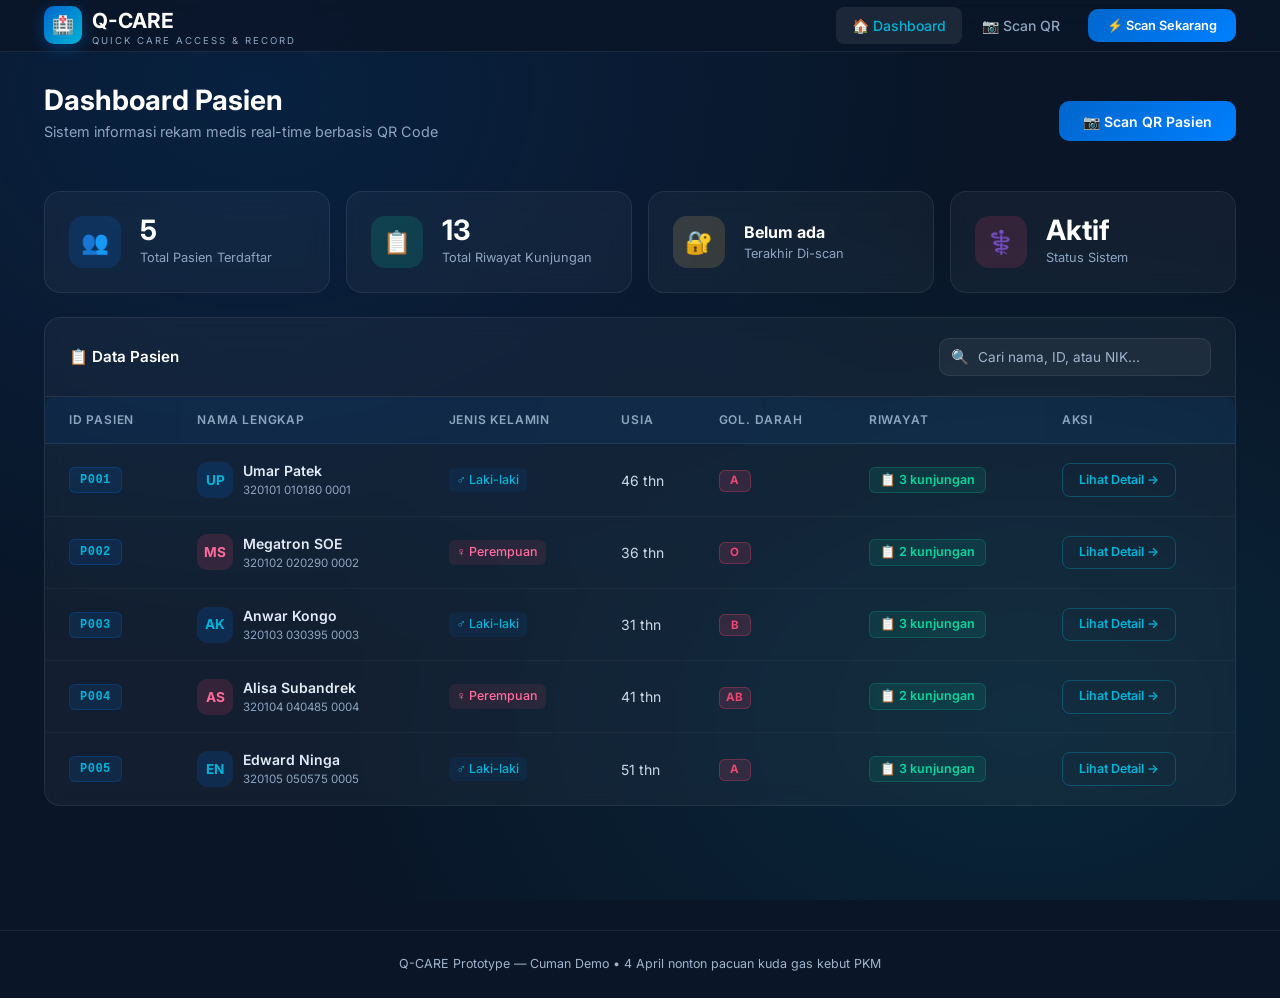
<file: index.html>
<!DOCTYPE html>
<html lang="id">
<head>
  <meta charset="UTF-8" />
  <meta name="viewport" content="width=device-width, initial-scale=1.0" />
  <title>Q-CARE — Dashboard</title>
  <meta name="description" content="Q-CARE Dashboard — Sistem manajemen data pasien berbasis QR Code untuk tenaga medis." />
  <!-- Bootstrap 5 -->
  <link rel="stylesheet" href="https://cdn.jsdelivr.net/npm/bootstrap@5.3.2/dist/css/bootstrap.min.css" />
  <!-- Custom CSS -->
  <link rel="stylesheet" href="css/style.css" />
</head>
<body data-page="dashboard">

  <!-- Navbar -->
  <nav class="qcare-navbar navbar navbar-expand-md">
    <div class="container-fluid">
      <a class="navbar-brand" href="index.html" id="nav-brand-home">
        <div class="brand-icon">🏥</div>
        <div class="brand-text">
          Q-CARE
          <span>Quick Care Access & Record</span>
        </div>
      </a>

      <button class="navbar-toggler bg-transparent border-0" type="button"
        data-bs-toggle="collapse" data-bs-target="#navMenu"
        aria-label="Toggle navigation">
        <span style="color:var(--text-light);font-size:1.4rem;">☰</span>
      </button>

      <div class="collapse navbar-collapse" id="navMenu">
        <ul class="navbar-nav ms-auto align-items-md-center gap-1">
          <li class="nav-item">
            <a class="nav-link-btn active" href="index.html" id="nav-dashboard">🏠 Dashboard</a>
          </li>
          <li class="nav-item">
            <a class="nav-link-btn" href="scan.html" id="nav-scan">📷 Scan QR</a>
          </li>
          <li class="nav-item" style="margin-left:8px;">
            <a class="btn-primary-custom" href="scan.html" id="nav-scan-btn" style="padding:0.45rem 1.2rem;font-size:0.8rem;">
              ⚡ Scan Sekarang
            </a>
          </li>
        </ul>
      </div>
    </div>
  </nav>

  <!-- Main -->
  <main class="main-content">
    <div class="container-xxl">

      <!-- Page Header -->
      <div class="page-header d-flex align-items-center justify-content-between flex-wrap gap-3">
        <div>
          <h1 class="page-title">Dashboard Pasien</h1>
          <p class="page-subtitle">Sistem informasi rekam medis real-time berbasis QR Code</p>
        </div>
        <a href="scan.html" class="btn-primary-custom" id="header-scan-btn">
          📷 Scan QR Pasien
        </a>
      </div>

      <!-- Stat Cards -->
      <div class="row g-3 mb-4">
        <div class="col-12 col-sm-6 col-lg-3">
          <div class="stat-card">
            <div class="stat-icon blue">👥</div>
            <div class="stat-info">
              <div class="stat-value" id="stat-total-pasien">—</div>
              <div class="stat-label">Total Pasien Terdaftar</div>
            </div>
          </div>
        </div>
        <div class="col-12 col-sm-6 col-lg-3">
          <div class="stat-card">
            <div class="stat-icon green">📋</div>
            <div class="stat-info">
              <div class="stat-value" id="stat-total-riwayat">—</div>
              <div class="stat-label">Total Riwayat Kunjungan</div>
            </div>
          </div>
        </div>
        <div class="col-12 col-sm-6 col-lg-3">
          <div class="stat-card">
            <div class="stat-icon orange">🔐</div>
            <div class="stat-info">
              <div class="stat-value" style="font-size:1rem;margin-top:4px;" id="stat-last-scan">Belum ada</div>
              <div class="stat-label">Terakhir Di-scan</div>
            </div>
          </div>
        </div>
        <div class="col-12 col-sm-6 col-lg-3">
          <div class="stat-card">
            <div class="stat-icon red">⚕️</div>
            <div class="stat-info">
              <div class="stat-value">Aktif</div>
              <div class="stat-label">Status Sistem</div>
            </div>
          </div>
        </div>
      </div>

      <!-- Patient Table Card -->
      <div class="glass-card">
        <div class="card-header-custom">
          <h5>📋 Data Pasien</h5>
          <div class="search-wrapper">
            <span class="icon">🔍</span>
            <input type="text" class="search-input" id="search-input"
              placeholder="Cari nama, ID, atau NIK..." autocomplete="off"
              aria-label="Cari pasien" />
          </div>
        </div>

        <div style="overflow-x:auto;">
          <table class="qcare-table" role="table" aria-label="Tabel data pasien">
            <thead>
              <tr>
                <th>ID Pasien</th>
                <th>Nama Lengkap</th>
                <th>Jenis Kelamin</th>
                <th>Usia</th>
                <th>Gol. Darah</th>
                <th>Riwayat</th>
                <th>Aksi</th>
              </tr>
            </thead>
            <tbody id="patient-tbody">
              <!-- Rendered by JS -->
              <tr>
                <td colspan="7" style="text-align:center;padding:2rem;color:var(--text-muted);">
                  <div class="loading-skeleton" style="height:20px;width:60%;margin:0 auto;"></div>
                </td>
              </tr>
            </tbody>
          </table>
        </div>
      </div>

    </div>
  </main>

  <!-- Footer -->
  <footer class="qcare-footer">
    Q-CARE Prototype &mdash; Cuman Demo &bull; 4 April nonton pacuan kuda gas kebut PKM
  </footer>

  <!-- Scripts -->
  <script src="https://cdn.jsdelivr.net/npm/bootstrap@5.3.2/dist/js/bootstrap.bundle.min.js"></script>
  <script src="js/data.js"></script>
  <script src="js/utils.js"></script>
  <script src="js/app.js"></script>
</body>
</html>
</file>
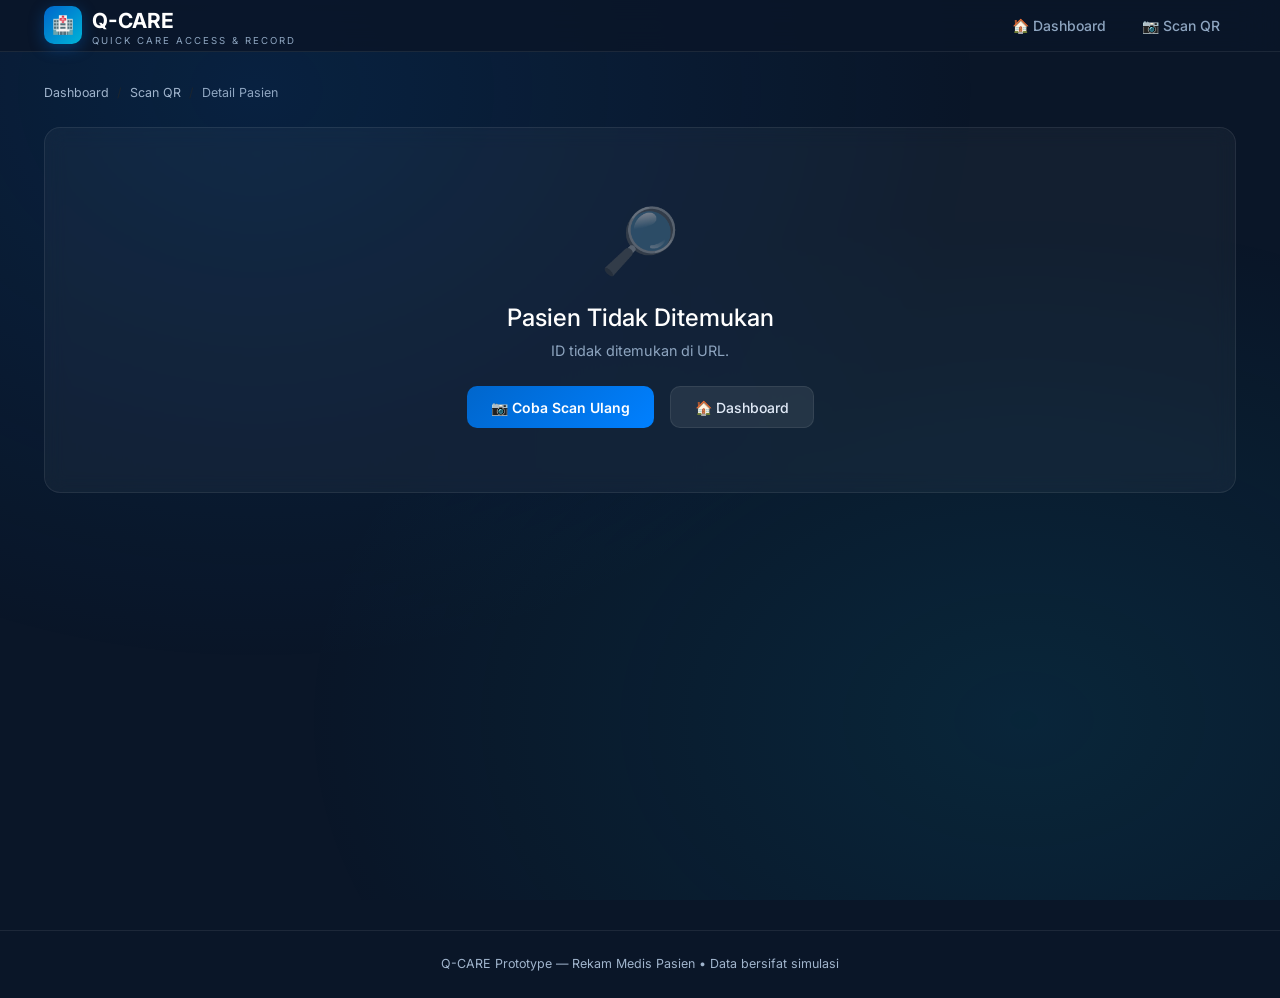
<file: patient.html>
<!DOCTYPE html>
<html lang="id">
<head>
  <meta charset="UTF-8" />
  <meta name="viewport" content="width=device-width, initial-scale=1.0" />
  <title>Q-CARE — Detail Pasien</title>
  <meta name="description" content="Q-CARE — Tampilkan data identitas dan riwayat medis pasien." />
  <link rel="stylesheet" href="https://cdn.jsdelivr.net/npm/bootstrap@5.3.2/dist/css/bootstrap.min.css" />
  <link rel="stylesheet" href="css/style.css" />
</head>
<body data-page="patient">

  <!-- Navbar -->
  <nav class="qcare-navbar navbar navbar-expand-md">
    <div class="container-fluid">
      <a class="navbar-brand" href="index.html" id="nav-brand-patient">
        <div class="brand-icon">🏥</div>
        <div class="brand-text">
          Q-CARE
          <span>Quick Care Access & Record</span>
        </div>
      </a>

      <button class="navbar-toggler bg-transparent border-0" type="button"
        data-bs-toggle="collapse" data-bs-target="#navMenu"
        aria-label="Toggle navigation">
        <span style="color:var(--text-light);font-size:1.4rem;">☰</span>
      </button>

      <div class="collapse navbar-collapse" id="navMenu">
        <ul class="navbar-nav ms-auto align-items-md-center gap-1">
          <li class="nav-item">
            <a class="nav-link-btn" href="index.html" id="nav-dashboard-p">🏠 Dashboard</a>
          </li>
          <li class="nav-item">
            <a class="nav-link-btn" href="scan.html" id="nav-scan-p">📷 Scan QR</a>
          </li>
        </ul>
      </div>
    </div>
  </nav>

  <!-- Main -->
  <main class="main-content">
    <div class="container-xxl">

      <!-- Breadcrumb -->
      <nav aria-label="breadcrumb" style="margin-bottom:1.5rem;">
        <ol class="breadcrumb" style="background:none;padding:0;margin:0;font-size:0.78rem;">
          <li class="breadcrumb-item"><a href="index.html" style="color:var(--text-muted);text-decoration:none;">Dashboard</a></li>
          <li class="breadcrumb-item"><a href="scan.html" style="color:var(--text-muted);text-decoration:none;">Scan QR</a></li>
          <li class="breadcrumb-item active" style="color:var(--text-light);">Detail Pasien</li>
        </ol>
      </nav>

      <!-- Loading Skeleton -->
      <div id="patient-loading">
        <div class="glass-card" style="padding:2rem;margin-bottom:1.5rem;">
          <div class="loading-skeleton" style="height:24px;width:40%;margin-bottom:1rem;"></div>
          <div class="loading-skeleton" style="height:16px;width:60%;margin-bottom:0.75rem;"></div>
          <div class="loading-skeleton" style="height:16px;width:50%;"></div>
        </div>
        <div class="glass-card" style="padding:2rem;">
          <div class="loading-skeleton" style="height:200px;width:100%;"></div>
        </div>
      </div>

      <!-- Not Found -->
      <div id="patient-not-found" class="glass-card hidden">
        <div class="not-found-box">
          <div class="icon">🔎</div>
          <h4>Pasien Tidak Ditemukan</h4>
          <p id="not-found-msg">ID pasien tidak terdaftar dalam sistem.</p>
          <div class="d-flex gap-3 justify-content-center flex-wrap">
            <a href="scan.html" class="btn-primary-custom" id="btn-try-again">📷 Coba Scan Ulang</a>
            <a href="index.html" class="btn-secondary-custom" id="btn-back-home">🏠 Dashboard</a>
          </div>
        </div>
      </div>

      <!-- Patient Detail -->
      <div id="patient-detail" class="hidden fade-in">

        <!-- Header Section -->
        <div class="glass-card mb-4">
          <div class="card-body-custom">
            <div class="d-flex align-items-start gap-3 flex-wrap">
              <div id="detail-avatar" class="patient-avatar male"
                style="width:56px;height:56px;font-size:1.3rem;border-radius:14px;display:flex;align-items:center;justify-content:center;font-weight:700;">
                ?
              </div>
              <div style="flex:1;">
                <div style="display:flex;align-items:center;gap:10px;flex-wrap:wrap;margin-bottom:0.25rem;">
                  <h1 style="font-size:1.4rem;font-weight:700;color:#fff;margin:0;" id="detail-nama">—</h1>
                  <span class="patient-id-badge" id="detail-id">—</span>
                </div>
                <div style="color:var(--text-light);font-size:0.85rem;">
                  NIK: <span id="detail-nik" style="font-family:'Courier New',monospace;color:#E2EBF8;">—</span>
                </div>
              </div>
              <div class="d-flex gap-2 flex-wrap">
                <a href="scan.html" class="btn-secondary-custom" id="btn-scan-again" style="font-size:0.8rem;padding:0.5rem 1rem;">
                  📷 Scan Lain
                </a>
                <button class="btn-success-custom" id="btn-kirim-dokter"
                  data-bs-toggle="modal" data-bs-target="#sendModal"
                  aria-label="Kirim data ke dokter">
                  📨 Kirim ke Dokter
                </button>
              </div>
            </div>
          </div>
        </div>

        <!-- Info Grid -->
        <div class="row g-4 mb-4">
          <div class="col-12 col-lg-5">
            <div class="glass-card h-100">
              <div class="card-header-custom">
                <h5>🪪 Data Identitas</h5>
              </div>
              <div class="card-body-custom">
                <div class="detail-info-grid">
                  <div class="info-item">
                    <span class="info-label">Tanggal Lahir</span>
                    <span class="info-value" id="detail-tgl-lahir">—</span>
                  </div>
                  <div class="info-item">
                    <span class="info-label">Usia</span>
                    <span class="info-value" id="detail-usia">—</span>
                  </div>
                  <div class="info-item">
                    <span class="info-label">Jenis Kelamin</span>
                    <span class="info-value" id="detail-jk">—</span>
                  </div>
                  <div class="info-item">
                    <span class="info-label">Gol. Darah</span>
                    <span class="info-value" id="detail-gol-darah">—</span>
                  </div>
                  <div class="info-item" style="grid-column: 1/-1;">
                    <span class="info-label">Alamat</span>
                    <span class="info-value" id="detail-alamat">—</span>
                  </div>
                  <div class="info-item">
                    <span class="info-label">No. Telepon</span>
                    <span class="info-value" id="detail-telp">—</span>
                  </div>
                  <div class="info-item">
                    <span class="info-label">No. BPJS</span>
                    <span class="info-value" id="detail-bpjs" style="font-family:'Courier New',monospace;font-size:0.82rem;">—</span>
                  </div>
                </div>
              </div>
            </div>
          </div>

          <!-- Riwayat Medis -->
          <div class="col-12 col-lg-7">
            <div class="glass-card h-100">
              <div class="card-header-custom">
                <h5>📋 Riwayat Medis</h5>
                <span class="history-count" id="history-count">0 kunjungan</span>
              </div>
              <div style="overflow-x:auto;">
                <table class="history-table" role="table" aria-label="Riwayat medis pasien">
                  <thead>
                    <tr>
                      <th>Tanggal</th>
                      <th>Diagnosa</th>
                      <th>Tindakan</th>
                      <th>Dokter</th>
                    </tr>
                  </thead>
                  <tbody id="history-tbody">
                    <!-- Rendered by JS -->
                  </tbody>
                </table>
              </div>
            </div>
          </div>
        </div>

        <!-- Back Button -->
        <div class="d-flex gap-3 flex-wrap">
          <a href="index.html" class="btn-secondary-custom" id="btn-back-dashboard">
            ← Dashboard
          </a>
          <a href="scan.html" class="btn-secondary-custom" id="btn-back-scan">
            📷 Scan Lagi
          </a>
        </div>

      </div><!-- /patient-detail -->

    </div>
  </main>

  <footer class="qcare-footer">
    Q-CARE Prototype &mdash; Rekam Medis Pasien &bull; Data bersifat simulasi
  </footer>

  <!-- ======================= -->
  <!-- Send to Doctor Modal    -->
  <!-- ======================= -->
  <div class="modal fade" id="sendModal" tabindex="-1" aria-labelledby="sendModalLabel" aria-modal="true" role="dialog">
    <div class="modal-dialog modal-dialog-centered">
      <div class="modal-content">
        <div class="modal-header">
          <h5 class="modal-title" id="sendModalLabel">📨 Konfirmasi Pengiriman Data</h5>
          <button type="button" class="btn-close" data-bs-dismiss="modal" aria-label="Tutup"></button>
        </div>
        <div class="modal-body">
          <div class="confirm-icon">📤</div>
          <p style="text-align:center;color:var(--text-light);font-size:0.875rem;margin-bottom:1.25rem;">
            Data rekam medis pasien akan dikirimkan ke dokter yang bertugas.
          </p>
          <div class="confirm-info-box">
            <div class="confirm-info-row">
              <span class="ci-label">Nama Pasien</span>
              <span class="ci-value" id="modal-nama">—</span>
            </div>
            <div class="confirm-info-row">
              <span class="ci-label">ID Pasien</span>
              <span class="ci-value" id="modal-id">—</span>
            </div>
            <div class="confirm-info-row">
              <span class="ci-label">NIK</span>
              <span class="ci-value" id="modal-nik" style="font-family:'Courier New',monospace;font-size:0.8rem;">—</span>
            </div>
            <div class="confirm-info-row">
              <span class="ci-label">Jumlah Riwayat</span>
              <span class="ci-value" id="modal-riwayat-count">—</span>
            </div>
            <div class="confirm-info-row">
              <span class="ci-label">Waktu Pengiriman</span>
              <span class="ci-value" id="modal-timestamp" style="font-size:0.8rem;">—</span>
            </div>
          </div>
        </div>
        <div class="modal-footer">
          <button type="button" class="btn-secondary-custom" data-bs-dismiss="modal" id="btn-cancel-send">
            Batal
          </button>
          <button type="button" class="btn-success-custom" id="btn-confirm-send">
            ✅ Ya, Kirim Sekarang
          </button>
        </div>
      </div>
    </div>
  </div>

  <!-- ========================= -->
  <!-- Success Overlay           -->
  <!-- ========================= -->
  <div class="success-overlay" id="success-overlay" role="status" aria-live="polite">
    <div class="success-popup">
      <div class="success-check">✅</div>
      <h5>Data Berhasil Dikirim!</h5>
      <p>
        Rekam medis <strong id="success-nama">pasien</strong> telah berhasil
        dikirimkan ke dokter yang bertugas.
      </p>
      <div style="background:rgba(6,214,160,0.08);border:1px solid rgba(6,214,160,0.15);border-radius:10px;padding:0.75rem 1rem;font-size:0.8rem;color:var(--text-light);">
        📧 Notifikasi simulasi — tidak ada email asli yang terkirim
      </div>
      <button class="btn-primary-custom mt-3" style="width:100%;justify-content:center;"
        onclick="document.getElementById('success-overlay').classList.remove('show')"
        id="btn-dismiss-success">
        OK, Tutup
      </button>
    </div>
  </div>

  <script src="https://cdn.jsdelivr.net/npm/bootstrap@5.3.2/dist/js/bootstrap.bundle.min.js"></script>
  <script src="js/data.js"></script>
  <script src="js/utils.js"></script>
  <script src="js/app.js"></script>
</body>
</html>
</file>
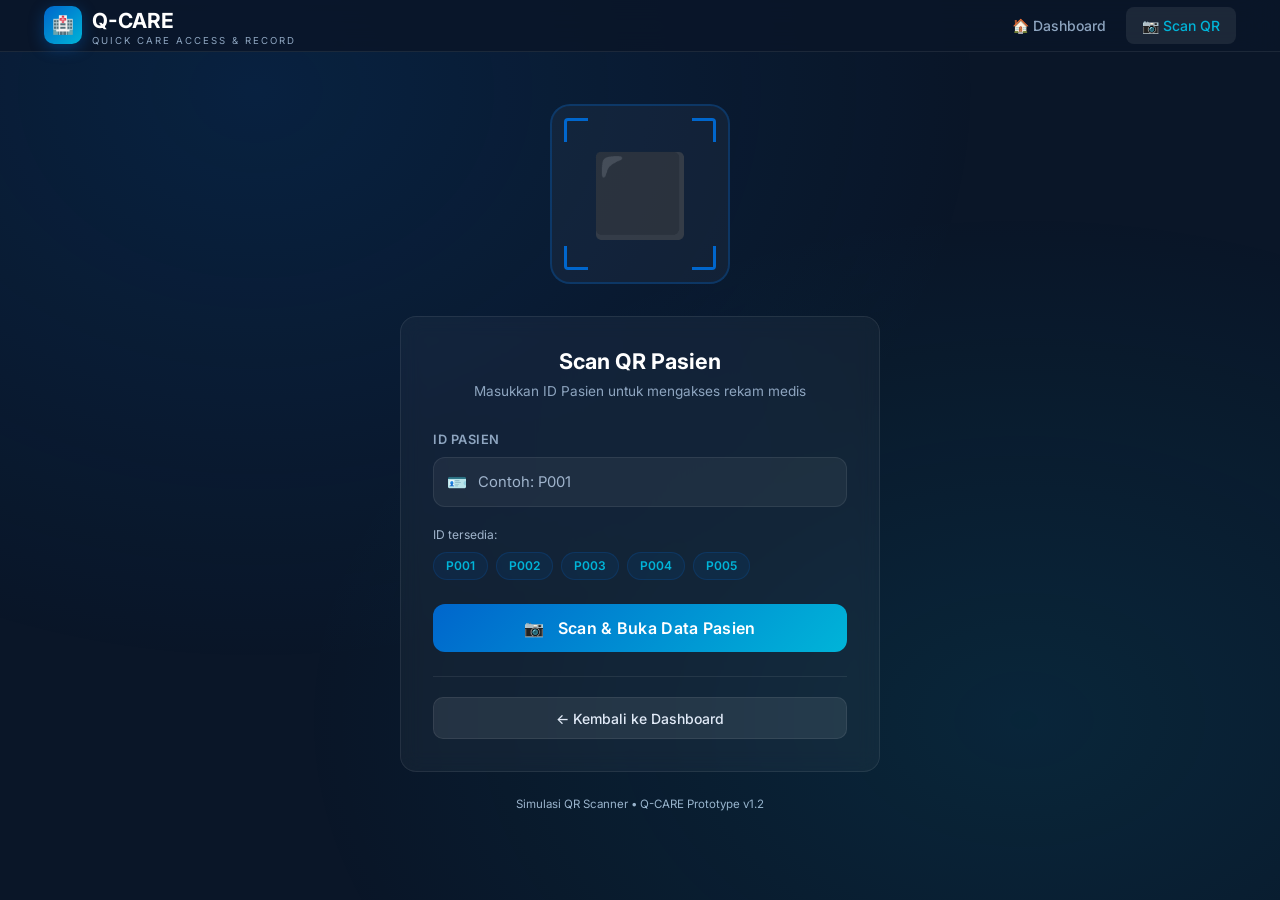
<file: scan.html>
<!DOCTYPE html>
<html lang="id">
<head>
  <meta charset="UTF-8" />
  <meta name="viewport" content="width=device-width, initial-scale=1.0" />
  <title>Q-CARE — Scan QR Pasien</title>
  <meta name="description" content="Q-CARE Scan QR — Simulasi pemindaian QR Code untuk mengakses data pasien." />
  <link rel="stylesheet" href="https://cdn.jsdelivr.net/npm/bootstrap@5.3.2/dist/css/bootstrap.min.css" />
  <link rel="stylesheet" href="css/style.css" />
</head>
<body data-page="scan">

  <!-- Navbar -->
  <nav class="qcare-navbar navbar navbar-expand-md">
    <div class="container-fluid">
      <a class="navbar-brand" href="index.html" id="nav-brand-scan">
        <div class="brand-icon">🏥</div>
        <div class="brand-text">
          Q-CARE
          <span>Quick Care Access & Record</span>
        </div>
      </a>

      <button class="navbar-toggler bg-transparent border-0" type="button"
        data-bs-toggle="collapse" data-bs-target="#navMenu"
        aria-label="Toggle navigation">
        <span style="color:var(--text-light);font-size:1.4rem;">☰</span>
      </button>

      <div class="collapse navbar-collapse" id="navMenu">
        <ul class="navbar-nav ms-auto align-items-md-center gap-1">
          <li class="nav-item">
            <a class="nav-link-btn" href="index.html" id="nav-dashboard-link">🏠 Dashboard</a>
          </li>
          <li class="nav-item">
            <a class="nav-link-btn active" href="scan.html" id="nav-scan-link">📷 Scan QR</a>
          </li>
        </ul>
      </div>
    </div>
  </nav>

  <!-- Scan Hero -->
  <div class="scan-hero">
    <div class="scan-container">

      <!-- QR Animation Box -->
      <div class="qr-animation-box" aria-hidden="true">
        <div class="qr-corner tl"></div>
        <div class="qr-corner tr"></div>
        <div class="qr-corner bl"></div>
        <div class="qr-corner br"></div>
        <span class="qr-icon-inner">⬛</span>
      </div>

      <!-- Card -->
      <div class="glass-card" style="padding:2rem;">
        <div style="text-align:center;margin-bottom:1.75rem;">
          <h1 style="font-size:1.35rem;font-weight:700;color:#fff;margin-bottom:0.4rem;">
            Scan QR Pasien
          </h1>
          <p style="font-size:0.85rem;color:var(--text-light);">
            Masukkan ID Pasien untuk mengakses rekam medis
          </p>
        </div>

        <form id="scan-form" novalidate>
          <div class="qcare-input-group">
            <label for="patient-id-input">ID Pasien</label>
            <div class="input-with-icon">
              <span class="icon">🪪</span>
              <input
                type="text"
                class="qcare-input"
                id="patient-id-input"
                placeholder="Contoh: P001"
                autocomplete="off"
                autocapitalize="characters"
                spellcheck="false"
                aria-label="Masukkan ID Pasien"
                maxlength="10"
              />
            </div>
          </div>

          <!-- Quick ID chips -->
          <div class="quick-ids" role="group" aria-label="Pilih ID cepat">
            <p>ID tersedia:</p>
            <button type="button" class="qid-chip" data-id="P001" id="chip-p001">P001</button>
            <button type="button" class="qid-chip" data-id="P002" id="chip-p002">P002</button>
            <button type="button" class="qid-chip" data-id="P003" id="chip-p003">P003</button>
            <button type="button" class="qid-chip" data-id="P004" id="chip-p004">P004</button>
            <button type="button" class="qid-chip" data-id="P005" id="chip-p005">P005</button>
          </div>

          <!-- Error Alert -->
          <div class="alert-custom error hidden" id="scan-error" role="alert"></div>

          <!-- Submit -->
          <button type="submit" class="btn-scan-action mt-4" id="btn-scan" aria-label="Scan pasien">
            📷 &nbsp; Scan &amp; Buka Data Pasien
          </button>
        </form>

        <div style="margin-top:1.5rem;border-top:1px solid var(--border);padding-top:1.25rem;text-align:center;">
          <a href="index.html" class="btn-secondary-custom" id="back-to-dashboard" style="justify-content:center;width:100%;">
            ← Kembali ke Dashboard
          </a>
        </div>
      </div>

      <p style="text-align:center;color:var(--text-muted);font-size:0.72rem;margin-top:1.5rem;">
        Simulasi QR Scanner &bull; Q-CARE Prototype v1.2
      </p>
    </div>
  </div>

  <script src="https://cdn.jsdelivr.net/npm/bootstrap@5.3.2/dist/js/bootstrap.bundle.min.js"></script>
  <script src="js/data.js"></script>
  <script src="js/utils.js"></script>
  <script src="js/app.js"></script>
</body>
</html>
</file>
<file: css/style.css>
@import url('https://fonts.googleapis.com/css2?family=Inter:wght@300;400;500;600;700&display=swap');

/* ---- Root Variables ---- */
:root {
  --primary: #0066CC;
  --primary-dark: #004FA3;
  --primary-light: #E8F1FB;
  --secondary: #00B4D8;
  --accent: #06D6A0;
  --danger: #EF476F;
  --warning: #FFD166;
  --dark: #0A1628;
  --dark-2: #162035;
  --dark-3: #1E2E45;
  --text-light: #8EA5C0;
  --text-muted: #A0B4CC;
  --border: rgba(255,255,255,0.08);
  --glass: rgba(255,255,255,0.04);
  --glass-hover: rgba(255,255,255,0.08);
  --shadow: 0 8px 32px rgba(0,0,0,0.3);
  --radius: 16px;
  --radius-sm: 10px;
  --transition: all 0.3s cubic-bezier(0.4, 0, 0.2, 1);
}

/* ---- Base ---- */
*, *::before, *::after {
  box-sizing: border-box;
  margin: 0;
  padding: 0;
}

html {
  scroll-behavior: smooth;
}

body {
  font-family: 'Inter', -apple-system, BlinkMacSystemFont, sans-serif;
  background: var(--dark);
  color: #E2EBF8;
  min-height: 100vh;
  overflow-x: hidden;
}

/* ---- Animated Background ---- */
body::before {
  content: '';
  position: fixed;
  top: 0; left: 0;
  width: 100%; height: 100%;
  background:
    radial-gradient(ellipse at 20% 10%, rgba(0,102,204,0.15) 0%, transparent 50%),
    radial-gradient(ellipse at 80% 80%, rgba(0,180,216,0.10) 0%, transparent 50%);
  pointer-events: none;
  z-index: 0;
}

/* ---- Navbar ---- */
.qcare-navbar {
  background: rgba(10,22,40,0.85);
  backdrop-filter: blur(20px);
  -webkit-backdrop-filter: blur(20px);
  border-bottom: 1px solid var(--border);
  padding: 0 2rem;
  position: sticky;
  top: 0;
  z-index: 1000;
}

.qcare-navbar .navbar-brand {
  display: flex;
  align-items: center;
  gap: 10px;
  font-weight: 700;
  font-size: 1.3rem;
  color: #fff !important;
  text-decoration: none;
}

.brand-icon {
  width: 38px;
  height: 38px;
  background: linear-gradient(135deg, var(--primary), var(--secondary));
  border-radius: 10px;
  display: flex;
  align-items: center;
  justify-content: center;
  font-size: 1.1rem;
  box-shadow: 0 4px 15px rgba(0,102,204,0.4);
}

.brand-text span {
  display: block;
  font-size: 0.6rem;
  font-weight: 400;
  color: var(--text-light);
  letter-spacing: 2px;
  text-transform: uppercase;
  line-height: 1;
}

.nav-link-btn {
  color: var(--text-light) !important;
  font-size: 0.875rem;
  font-weight: 500;
  padding: 0.5rem 1rem !important;
  border-radius: 8px;
  transition: var(--transition);
  text-decoration: none;
  display: flex;
  align-items: center;
  gap: 6px;
}

.nav-link-btn:hover,
.nav-link-btn.active {
  color: #fff !important;
  background: var(--glass-hover);
}

.nav-link-btn.active {
  color: var(--secondary) !important;
}

/* ---- Main Content ---- */
.main-content {
  position: relative;
  z-index: 1;
  padding: 2rem;
  min-height: calc(100vh - 70px);
}

/* ---- Page Header ---- */
.page-header {
  margin-bottom: 2rem;
}

.page-title {
  font-size: 1.75rem;
  font-weight: 700;
  color: #fff;
  margin-bottom: 0.25rem;
}

.page-subtitle {
  color: var(--text-light);
  font-size: 0.9rem;
}

/* ---- Stat Cards ---- */
.stat-card {
  background: var(--glass);
  border: 1px solid var(--border);
  border-radius: var(--radius);
  padding: 1.5rem;
  display: flex;
  align-items: center;
  gap: 1.2rem;
  transition: var(--transition);
  backdrop-filter: blur(10px);
}

.stat-card:hover {
  border-color: rgba(0,102,204,0.3);
  transform: translateY(-2px);
  box-shadow: var(--shadow);
}

.stat-icon {
  width: 52px;
  height: 52px;
  border-radius: 14px;
  display: flex;
  align-items: center;
  justify-content: center;
  font-size: 1.4rem;
  flex-shrink: 0;
}

.stat-icon.blue { background: rgba(0,102,204,0.2); color: var(--secondary); }
.stat-icon.green { background: rgba(6,214,160,0.15); color: var(--accent); }
.stat-icon.orange { background: rgba(255,209,102,0.15); color: var(--warning); }
.stat-icon.red { background: rgba(239,71,111,0.15); color: var(--danger); }

.stat-info .stat-value {
  font-size: 1.75rem;
  font-weight: 700;
  color: #fff;
  line-height: 1;
}

.stat-info .stat-label {
  font-size: 0.8rem;
  color: var(--text-light);
  margin-top: 4px;
}

/* ---- Glass Card ---- */
.glass-card {
  background: var(--glass);
  border: 1px solid var(--border);
  border-radius: var(--radius);
  backdrop-filter: blur(10px);
  -webkit-backdrop-filter: blur(10px);
  overflow: hidden;
  transition: var(--transition);
}

.glass-card:hover {
  border-color: rgba(0,102,204,0.2);
}

.card-header-custom {
  padding: 1.25rem 1.5rem;
  border-bottom: 1px solid var(--border);
  display: flex;
  align-items: center;
  justify-content: space-between;
  flex-wrap: wrap;
  gap: 1rem;
}

.card-header-custom h5 {
  font-weight: 600;
  color: #fff;
  font-size: 0.95rem;
  margin: 0;
  display: flex;
  align-items: center;
  gap: 8px;
}

.card-body-custom {
  padding: 1.5rem;
}

/* ---- Patient Table ---- */
.qcare-table {
  width: 100%;
  border-collapse: separate;
  border-spacing: 0;
}

.qcare-table thead th {
  background: rgba(0,102,204,0.1);
  color: var(--text-light);
  font-size: 0.75rem;
  font-weight: 600;
  letter-spacing: 0.8px;
  text-transform: uppercase;
  padding: 0.875rem 1rem;
  border-bottom: 1px solid var(--border);
}

.qcare-table thead th:first-child { border-radius: 10px 0 0 0; padding-left: 1.5rem; }
.qcare-table thead th:last-child { border-radius: 0 10px 0 0; }

.qcare-table tbody tr {
  transition: var(--transition);
}

.qcare-table tbody tr:hover {
  background: var(--glass-hover);
}

.qcare-table tbody td {
  padding: 1rem 1rem;
  border-bottom: 1px solid rgba(255,255,255,0.04);
  color: #CBD8E8;
  font-size: 0.875rem;
  vertical-align: middle;
}

.qcare-table tbody td:first-child { padding-left: 1.5rem; }
.qcare-table tbody tr:last-child td { border-bottom: none; }

/* ---- Patient ID Badge ---- */
.patient-id-badge {
  display: inline-block;
  background: rgba(0,102,204,0.15);
  border: 1px solid rgba(0,102,204,0.3);
  color: var(--secondary);
  border-radius: 6px;
  padding: 3px 10px;
  font-size: 0.75rem;
  font-weight: 600;
  font-family: 'Courier New', monospace;
  letter-spacing: 0.5px;
}

/* ---- Patient Avatar ---- */
.patient-avatar {
  width: 36px;
  height: 36px;
  border-radius: 10px;
  display: flex;
  align-items: center;
  justify-content: center;
  font-weight: 700;
  font-size: 0.85rem;
  flex-shrink: 0;
}

.patient-avatar.male {
  background: rgba(0,102,204,0.2);
  color: var(--secondary);
}

.patient-avatar.female {
  background: rgba(239,71,111,0.15);
  color: #ff6b9d;
}

.patient-name-cell {
  display: flex;
  align-items: center;
  gap: 10px;
}

.patient-name-cell .name { font-weight: 600; color: #E2EBF8; }
.patient-name-cell .nik { font-size: 0.72rem; color: var(--text-light); margin-top: 1px; }

/* ---- Blood Type Badge ---- */
.blood-badge {
  display: inline-flex;
  align-items: center;
  justify-content: center;
  width: 32px;
  height: 22px;
  background: rgba(239,71,111,0.15);
  border: 1px solid rgba(239,71,111,0.3);
  color: var(--danger);
  border-radius: 6px;
  font-size: 0.72rem;
  font-weight: 700;
}

/* ---- Gender Badge ---- */
.gender-badge {
  display: inline-flex;
  align-items: center;
  gap: 4px;
  font-size: 0.78rem;
  font-weight: 500;
  padding: 3px 8px;
  border-radius: 6px;
}

.gender-badge.male {
  background: rgba(0,102,204,0.1);
  color: var(--secondary);
}

.gender-badge.female {
  background: rgba(239,71,111,0.1);
  color: #ff6b9d;
}

/* ---- History Count Badge ---- */
.history-count {
  display: inline-flex;
  align-items: center;
  gap: 4px;
  background: rgba(6,214,160,0.1);
  border: 1px solid rgba(6,214,160,0.2);
  color: var(--accent);
  border-radius: 6px;
  padding: 3px 10px;
  font-size: 0.78rem;
  font-weight: 600;
}

/* ---- Buttons ---- */
.btn-primary-custom {
  background: linear-gradient(135deg, var(--primary), #0080FF);
  color: #fff;
  border: none;
  padding: 0.6rem 1.5rem;
  border-radius: 10px;
  font-weight: 600;
  font-size: 0.875rem;
  cursor: pointer;
  transition: var(--transition);
  display: inline-flex;
  align-items: center;
  gap: 7px;
  text-decoration: none;
}

.btn-primary-custom:hover {
  transform: translateY(-2px);
  box-shadow: 0 8px 24px rgba(0,102,204,0.4);
  color: #fff;
}

.btn-primary-custom:active {
  transform: translateY(0);
}

.btn-secondary-custom {
  background: var(--glass-hover);
  color: #E2EBF8;
  border: 1px solid var(--border);
  padding: 0.6rem 1.5rem;
  border-radius: 10px;
  font-weight: 500;
  font-size: 0.875rem;
  cursor: pointer;
  transition: var(--transition);
  display: inline-flex;
  align-items: center;
  gap: 7px;
  text-decoration: none;
}

.btn-secondary-custom:hover {
  background: rgba(255,255,255,0.1);
  color: #fff;
  border-color: rgba(255,255,255,0.15);
}

.btn-success-custom {
  background: linear-gradient(135deg, #00916E, var(--accent));
  color: #fff;
  border: none;
  padding: 0.7rem 1.8rem;
  border-radius: 10px;
  font-weight: 600;
  font-size: 0.875rem;
  cursor: pointer;
  transition: var(--transition);
  display: inline-flex;
  align-items: center;
  gap: 8px;
}

.btn-success-custom:hover {
  transform: translateY(-2px);
  box-shadow: 0 8px 24px rgba(6, 214, 160, 0.35);
}

.btn-detail {
  background: transparent;
  color: var(--secondary);
  border: 1px solid rgba(0,180,216,0.3);
  padding: 0.4rem 1rem;
  border-radius: 8px;
  font-size: 0.78rem;
  font-weight: 600;
  cursor: pointer;
  transition: var(--transition);
  display: inline-flex;
  align-items: center;
  gap: 5px;
  text-decoration: none;
}

.btn-detail:hover {
  background: rgba(0,180,216,0.1);
  border-color: var(--secondary);
  color: var(--secondary);
  transform: translateX(2px);
}

.btn-scan-action {
  background: linear-gradient(135deg, var(--primary), var(--secondary));
  color: #fff;
  border: none;
  padding: 0.75rem 2rem;
  border-radius: 12px;
  font-size: 1rem;
  font-weight: 600;
  cursor: pointer;
  transition: var(--transition);
  width: 100%;
  display: flex;
  align-items: center;
  justify-content: center;
  gap: 10px;
  letter-spacing: 0.3px;
}

.btn-scan-action:hover {
  opacity: 0.9;
  transform: translateY(-2px);
  box-shadow: 0 12px 32px rgba(0,102,204,0.4);
}

/* ---- Scan Page ---- */
.scan-hero {
  display: flex;
  align-items: center;
  justify-content: center;
  min-height: calc(100vh - 70px);
  padding: 2rem;
}

.scan-container {
  width: 100%;
  max-width: 480px;
}

.qr-animation-box {
  width: 180px;
  height: 180px;
  border-radius: 20px;
  background: var(--glass);
  border: 2px solid rgba(0,102,204,0.3);
  display: flex;
  align-items: center;
  justify-content: center;
  margin: 0 auto 2rem;
  position: relative;
  overflow: hidden;
}

.qr-animation-box::before {
  content: '';
  position: absolute;
  top: -100%;
  left: 0;
  width: 100%;
  height: 4px;
  background: linear-gradient(90deg, transparent, var(--primary), var(--secondary), transparent);
  animation: scan-line 2s ease-in-out infinite;
  box-shadow: 0 0 20px rgba(0,102,204,0.8);
}

@keyframes scan-line {
  0% { top: 0; }
  100% { top: 100%; }
}

.qr-icon-inner {
  font-size: 5rem;
  opacity: 0.5;
}

.qr-corner {
  position: absolute;
  width: 24px;
  height: 24px;
  border-color: var(--primary);
  border-style: solid;
  border-width: 0;
}

.qr-corner.tl { top: 12px; left: 12px; border-top-width: 3px; border-left-width: 3px; border-radius: 4px 0 0 0; }
.qr-corner.tr { top: 12px; right: 12px; border-top-width: 3px; border-right-width: 3px; border-radius: 0 4px 0 0; }
.qr-corner.bl { bottom: 12px; left: 12px; border-bottom-width: 3px; border-left-width: 3px; border-radius: 0 0 0 4px; }
.qr-corner.br { bottom: 12px; right: 12px; border-bottom-width: 3px; border-right-width: 3px; border-radius: 0 0 4px 0; }

/* ---- Form Input ---- */
.qcare-input-group {
  margin-bottom: 1.2rem;
}

.qcare-input-group label {
  display: block;
  color: var(--text-light);
  font-size: 0.8rem;
  font-weight: 600;
  letter-spacing: 0.5px;
  text-transform: uppercase;
  margin-bottom: 8px;
}

.input-with-icon {
  position: relative;
}

.input-with-icon .icon {
  position: absolute;
  left: 14px;
  top: 50%;
  transform: translateY(-50%);
  color: var(--text-muted);
  font-size: 1rem;
  pointer-events: none;
}

.qcare-input {
  width: 100%;
  background: rgba(255,255,255,0.05);
  border: 1px solid var(--border);
  border-radius: 12px;
  padding: 0.8rem 1rem 0.8rem 2.75rem;
  color: #E2EBF8;
  font-size: 0.925rem;
  font-family: 'Inter', sans-serif;
  transition: var(--transition);
  outline: none;
}

.qcare-input:focus {
  background: rgba(0,102,204,0.08);
  border-color: var(--primary);
  box-shadow: 0 0 0 3px rgba(0,102,204,0.15);
}

.qcare-input::placeholder {
  color: var(--text-muted);
}

/* Quick ID Chips */
.quick-ids {
  display: flex;
  flex-wrap: wrap;
  gap: 8px;
  margin-top: 0.75rem;
}

.quick-ids p {
  width: 100%;
  color: var(--text-muted);
  font-size: 0.75rem;
  margin: 0;
}

.qid-chip {
  background: rgba(0,102,204,0.1);
  border: 1px solid rgba(0,102,204,0.2);
  color: var(--secondary);
  padding: 4px 12px;
  border-radius: 20px;
  font-size: 0.75rem;
  font-weight: 600;
  cursor: pointer;
  transition: var(--transition);
}

.qid-chip:hover {
  background: rgba(0,102,204,0.2);
  border-color: var(--secondary);
  transform: translateY(-1px);
}

/* ---- Alert Messages ---- */
.alert-custom {
  padding: 0.875rem 1.25rem;
  border-radius: 10px;
  display: flex;
  align-items: center;
  gap: 10px;
  font-size: 0.875rem;
  font-weight: 500;
  margin-top: 1rem;
}

.alert-custom.error {
  background: rgba(239,71,111,0.1);
  border: 1px solid rgba(239,71,111,0.2);
  color: #ff6b9d;
}

.alert-custom.success {
  background: rgba(6,214,160,0.1);
  border: 1px solid rgba(6,214,160,0.2);
  color: var(--accent);
}

.alert-custom.info {
  background: rgba(0,180,216,0.1);
  border: 1px solid rgba(0,180,216,0.2);
  color: var(--secondary);
}

/* ---- Patient Detail ---- */
.detail-info-grid {
  display: grid;
  grid-template-columns: repeat(auto-fill, minmax(180px, 1fr));
  gap: 1rem;
}

.info-item {
  display: flex;
  flex-direction: column;
  gap: 4px;
}

.info-item .info-label {
  font-size: 0.73rem;
  font-weight: 600;
  color: var(--text-muted);
  text-transform: uppercase;
  letter-spacing: 0.5px;
}

.info-item .info-value {
  font-size: 0.9rem;
  font-weight: 500;
  color: #E2EBF8;
}

/* ---- Medical History Table ---- */
.history-table {
  width: 100%;
  border-collapse: separate;
  border-spacing: 0 6px;
}

.history-table thead th {
  color: var(--text-muted);
  font-size: 0.72rem;
  font-weight: 600;
  letter-spacing: 0.8px;
  text-transform: uppercase;
  padding: 0.6rem 1rem;
  border-bottom: 1px solid var(--border);
}

.history-table tbody tr {
  background: var(--glass);
  border-radius: 10px;
  transition: var(--transition);
}

.history-table tbody tr:hover {
  background: var(--glass-hover);
}

.history-table tbody td {
  padding: 0.875rem 1rem;
  color: #CBD8E8;
  font-size: 0.84rem;
  vertical-align: middle;
}

.history-table tbody td:first-child {
  border-radius: 10px 0 0 10px;
}

.history-table tbody td:last-child {
  border-radius: 0 10px 10px 0;
}

.date-badge {
  background: rgba(0,102,204,0.1);
  border: 1px solid rgba(0,102,204,0.2);
  color: var(--secondary);
  padding: 4px 10px;
  border-radius: 6px;
  font-size: 0.75rem;
  font-weight: 600;
  white-space: nowrap;
}

.diagnosa-text {
  font-weight: 600;
  color: #E2EBF8;
}

.dokter-text {
  color: var(--text-light);
  font-size: 0.8rem;
  display: flex;
  align-items: center;
  gap: 5px;
}

/* ---- Modal Override ---- */
.modal-content {
  background: var(--dark-2);
  border: 1px solid var(--border);
  border-radius: var(--radius);
  color: #E2EBF8;
}

.modal-header {
  border-bottom: 1px solid var(--border);
  padding: 1.25rem 1.5rem;
}

.modal-title {
  font-weight: 600;
  font-size: 1rem;
}

.modal-body {
  padding: 1.5rem;
}

.modal-footer {
  border-top: 1px solid var(--border);
  padding: 1rem 1.5rem;
}

.btn-close {
  filter: invert(1) opacity(0.5);
}

.btn-close:hover {
  filter: invert(1) opacity(0.8);
}

/* ---- Send Confirmation ---- */
.confirm-icon {
  width: 64px;
  height: 64px;
  border-radius: 50%;
  background: rgba(6,214,160,0.1);
  border: 2px solid rgba(6,214,160,0.3);
  display: flex;
  align-items: center;
  justify-content: center;
  font-size: 1.8rem;
  margin: 0 auto 1rem;
}

.confirm-info-box {
  background: var(--dark-3);
  border: 1px solid var(--border);
  border-radius: 10px;
  padding: 1rem 1.25rem;
}

.confirm-info-row {
  display: flex;
  justify-content: space-between;
  align-items: center;
  padding: 0.4rem 0;
  border-bottom: 1px solid rgba(255,255,255,0.05);
  font-size: 0.85rem;
}

.confirm-info-row:last-child { border-bottom: none; }
.confirm-info-row .ci-label { color: var(--text-muted); }
.confirm-info-row .ci-value { color: #E2EBF8; font-weight: 500; }

/* ---- Success Animation ---- */
.success-overlay {
  position: fixed;
  top: 0; left: 0;
  width: 100%; height: 100%;
  background: rgba(0,0,0,0.6);
  backdrop-filter: blur(8px);
  display: flex;
  align-items: center;
  justify-content: center;
  z-index: 9999;
  opacity: 0;
  pointer-events: none;
  transition: opacity 0.3s ease;
}

.success-overlay.show {
  opacity: 1;
  pointer-events: all;
}

.success-popup {
  background: var(--dark-2);
  border: 1px solid rgba(6,214,160,0.3);
  border-radius: 20px;
  padding: 2.5rem;
  text-align: center;
  max-width: 380px;
  width: 90%;
  animation: popIn 0.4s cubic-bezier(0.175, 0.885, 0.32, 1.275);
}

@keyframes popIn {
  from { transform: scale(0.8); opacity: 0; }
  to { transform: scale(1); opacity: 1; }
}

.success-check {
  width: 80px;
  height: 80px;
  border-radius: 50%;
  background: linear-gradient(135deg, rgba(6,214,160,0.2), rgba(0,180,216,0.2));
  border: 2px solid rgba(6,214,160,0.4);
  display: flex;
  align-items: center;
  justify-content: center;
  font-size: 2.5rem;
  margin: 0 auto 1.25rem;
  animation: pulse-success 1s ease-out 0.3s;
}

@keyframes pulse-success {
  0% { box-shadow: 0 0 0 0 rgba(6,214,160,0.4); }
  70% { box-shadow: 0 0 0 20px rgba(6,214,160,0); }
  100% { box-shadow: 0 0 0 0 rgba(6,214,160,0); }
}

.success-popup h5 {
  font-size: 1.15rem;
  font-weight: 700;
  color: #fff;
  margin-bottom: 0.5rem;
}

.success-popup p {
  color: var(--text-light);
  font-size: 0.875rem;
  margin-bottom: 1.5rem;
}

/* ---- Loading State ---- */
.loading-skeleton {
  background: linear-gradient(90deg, var(--glass) 25%, rgba(255,255,255,0.06) 50%, var(--glass) 75%);
  background-size: 200% 100%;
  animation: skeleton-wave 1.5s infinite;
  border-radius: 8px;
}

@keyframes skeleton-wave {
  0% { background-position: 200% 0; }
  100% { background-position: -200% 0; }
}

/* ---- Patient Not Found ---- */
.not-found-box {
  text-align: center;
  padding: 4rem 2rem;
}

.not-found-box .icon { font-size: 4rem; margin-bottom: 1rem; opacity: 0.4; }
.not-found-box h4 { color: #fff; margin-bottom: 0.5rem; }
.not-found-box p { color: var(--text-light); font-size: 0.9rem; margin-bottom: 1.5rem; }

/* ---- Search Box ---- */
.search-wrapper {
  position: relative;
  max-width: 320px;
}

.search-wrapper .icon {
  position: absolute;
  left: 12px;
  top: 50%;
  transform: translateY(-50%);
  color: var(--text-muted);
  font-size: 0.9rem;
}

.search-input {
  background: rgba(255,255,255,0.05);
  border: 1px solid var(--border);
  border-radius: 10px;
  color: #E2EBF8;
  padding: 0.5rem 1rem 0.5rem 2.4rem;
  font-size: 0.85rem;
  width: 100%;
  outline: none;
  transition: var(--transition);
  font-family: 'Inter', sans-serif;
}

.search-input:focus {
  border-color: rgba(0,102,204,0.4);
  background: rgba(0,102,204,0.06);
}

.search-input::placeholder { color: var(--text-muted); }

/* ---- Empty State ---- */
.empty-row td {
  text-align: center;
  padding: 3rem 1rem !important;
  color: var(--text-muted);
}

/* ---- Footer ---- */
.qcare-footer {
  text-align: center;
  padding: 1.5rem;
  color: var(--text-muted);
  font-size: 0.78rem;
  border-top: 1px solid var(--border);
  margin-top: 3rem;
}

/* ---- Scrollbar ---- */
::-webkit-scrollbar { width: 6px; }
::-webkit-scrollbar-track { background: transparent; }
::-webkit-scrollbar-thumb { background: rgba(255,255,255,0.1); border-radius: 10px; }
::-webkit-scrollbar-thumb:hover { background: rgba(255,255,255,0.2); }

/* ---- Utility ---- */
.text-accent { color: var(--accent) !important; }
.text-primary { color: var(--primary) !important; }
.text-secondary-custom { color: var(--secondary) !important; }
.text-muted-custom { color: var(--text-muted) !important; }
.hidden { display: none !important; }
.fade-in { animation: fadeIn 0.4s ease; }

@keyframes fadeIn {
  from { opacity: 0; transform: translateY(10px); }
  to { opacity: 1; transform: translateY(0); }
}

/* ---- Responsive ---- */
@media (max-width: 768px) {
  .main-content { padding: 1rem; }
  .qcare-navbar { padding: 0 1rem; }
  .detail-info-grid { grid-template-columns: 1fr 1fr; }
  .page-title { font-size: 1.3rem; }

  .qcare-table thead th:nth-child(3),
  .qcare-table tbody td:nth-child(3),
  .qcare-table thead th:nth-child(4),
  .qcare-table tbody td:nth-child(4) {
    display: none;
  }
}

@media (max-width: 480px) {
  .detail-info-grid { grid-template-columns: 1fr; }
}
</file>
